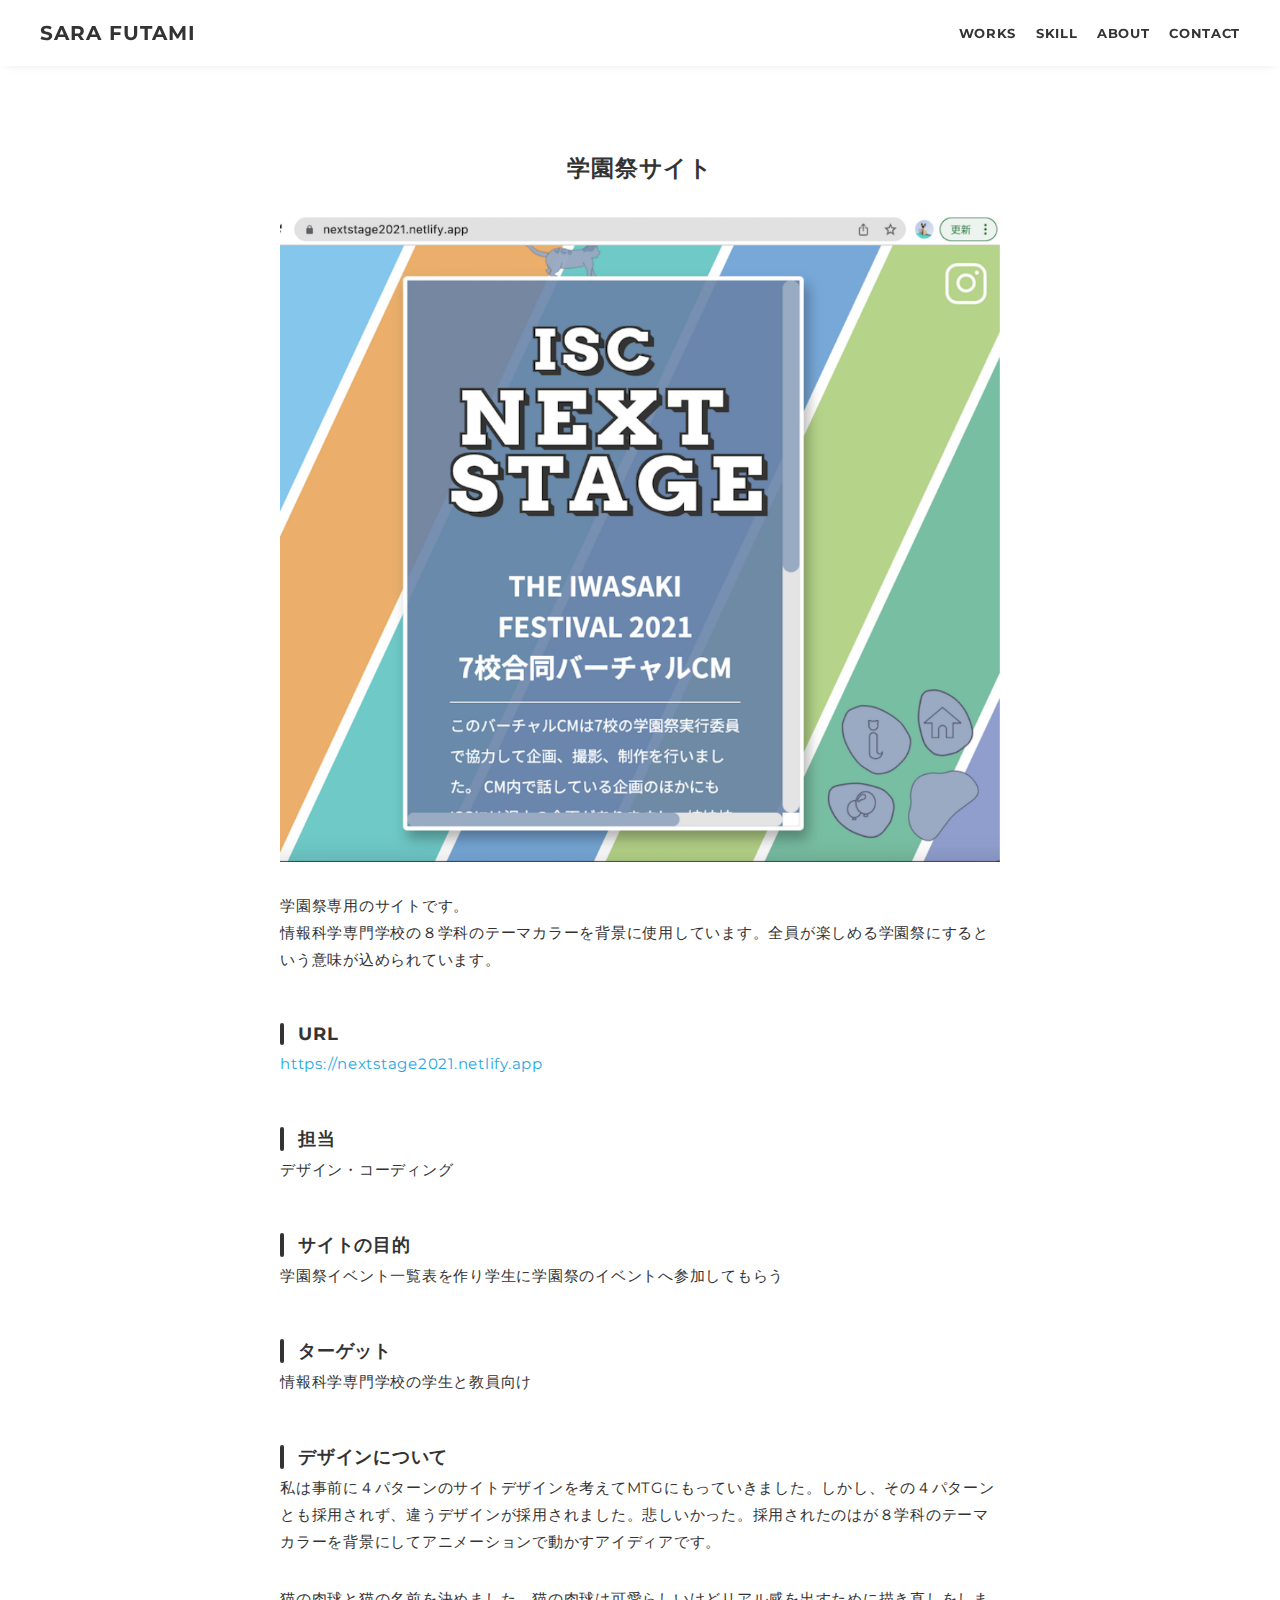
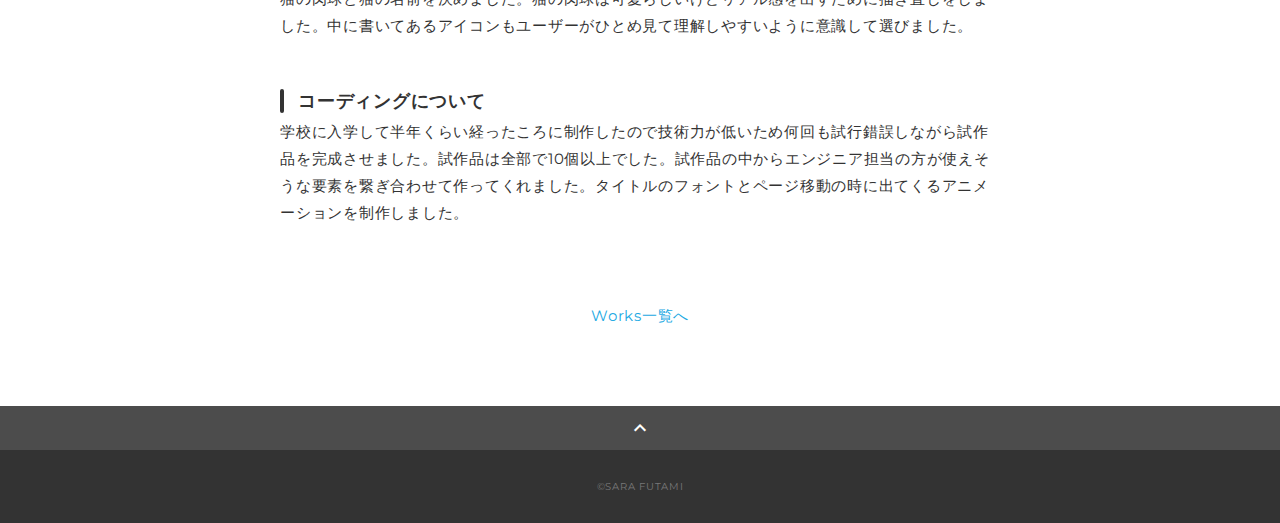
<file: works.html>
<!DOCTYPE html>
<html>
<head>
  <meta charset="utf-8">
  <meta name="viewport" content="width=device-width,initial-scale=1.0,user-scalable=no">
  <meta property='og:type' content='website'>
  <meta property='og:title' content='SARA FUTAMI ポートフォリオ'>
  <meta property='og:url' content='URLが入る'>
  <meta property='og:description' content='SARA FUTAMIのポートフォリオサイトです。'>
  <meta property="og:image" content="img/ogp.png">
  <meta name="description" content="SARA FUTAMIのポートフォリオサイトです" />
  <title>SARA FUTMAI ポートフォリオ</title>
  <link rel="preconnect" href="https://fonts.gstatic.com">
  <link href="https://fonts.googleapis.com/css2?family=Montserrat:wght@400;700&display=swap" rel="stylesheet">
  <link href="https://fonts.googleapis.com/css?family=Material+Icons+Outlined" rel="stylesheet">
  <link href="css/ress.css" media="all" rel="stylesheet" type="text/css" />
  <link href="css/style.css" media="all" rel="stylesheet" type="text/css" />
  <link rel="shortcut icon" href="img/favicon.ico" />
  <link rel=”canonical” href=”URLが入る” />
</head>

<body>
  <div class="wrapper">

    <!-- header -->
    <header class="header ">
      <div class="container">
        <h1 class="header-logo">
          <a href="index.html">SARA FUTAMI</a>
        </h1>
        <nav class="gnav">
          <ul class="gnav-list">
            <li class="gnav-item"><a href="index.html#works">WORKS</a></li>
            <li class="gnav-item"><a href="index.html#skill">SKILL</a></li>
            <li class="gnav-item"><a href="index.html#about">ABOUT</a></li>
            <li class="gnav-item"><a href="index.html#contact">CONTACT</a></li>
          </ul>
        </nav>
      </div>
    </header>
    <!-- /header -->

    <main class="content">

      <article class="article">
        <div class="article-container">
          <h2 class="article-title">学園祭サイト</h2>
          <div class="article-body">
            <p>
              <img src="img/works-gakuen2.png" alt="">
            </p>
            <p>学園祭専用のサイトです。<br>情報科学専門学校の８学科のテーマカラーを背景に使用しています。全員が楽しめる学園祭にするという意味が込められています。
            </p>
            <h3>URL</h3>
            <p><a href="https://nextstage2021.netlify.app" target="_blank" rel="noopener">https://nextstage2021.netlify.app</a></p>
            <h3>担当</h3>
            <p>デザイン・コーディング</p>
            <h3>サイトの目的</h3>
            <p>学園祭イベント一覧表を作り学生に学園祭のイベントへ参加してもらう</p>
            <h3>ターゲット</h3>
            <p>情報科学専門学校の学生と教員向け</p>
            <h3>デザインについて</h3>
            <p>
              私は事前に４パターンのサイトデザインを考えてMTGにもっていきました。しかし、その４パターンとも採用されず、違うデザインが採用されました。悲しいかった。採用されたのはが８学科のテーマカラーを背景にしてアニメーションで動かすアイディアです。
            </p>
            <p>
              猫の肉球と猫の名前を決めました。猫の肉球は可愛らしいけどリアル感を出すために描き直しをしました。中に書いてあるアイコンもユーザーがひとめ見て理解しやすいように意識して選びました。
            </p>
            <h3>コーディングについて</h3>
            <p>
              学校に入学して半年くらい経ったころに制作したので技術力が低いため何回も試行錯誤しながら試作品を完成させました。試作品は全部で10個以上でした。試作品の中からエンジニア担当の方が使えそうな要素を繋ぎ合わせて作ってくれました。タイトルのフォントとページ移動の時に出てくるアニメーションを制作しました。
            </p>
          </div>
          <div class="home-link">
            <a href="index.html#works">Works一覧へ</a>
          </div>
        </div>
      </article>

      <div class="page-top" id="js-page-top">
        <span class="material-icons-outlined">expand_less</span>
      </div>
    </main>

    <!-- footer -->
    <footer class="footer">
      <div class="copyright">&copy;SARA  FUTAMI</div>
    </footer>
    <!-- /footer -->

  </div>
  <script src="https://ajax.googleapis.com/ajax/libs/jquery/3.5.1/jquery.min.js"></script>
  <script type='text/javascript' src="js/script.js"></script>
</body>
</html>
</file>
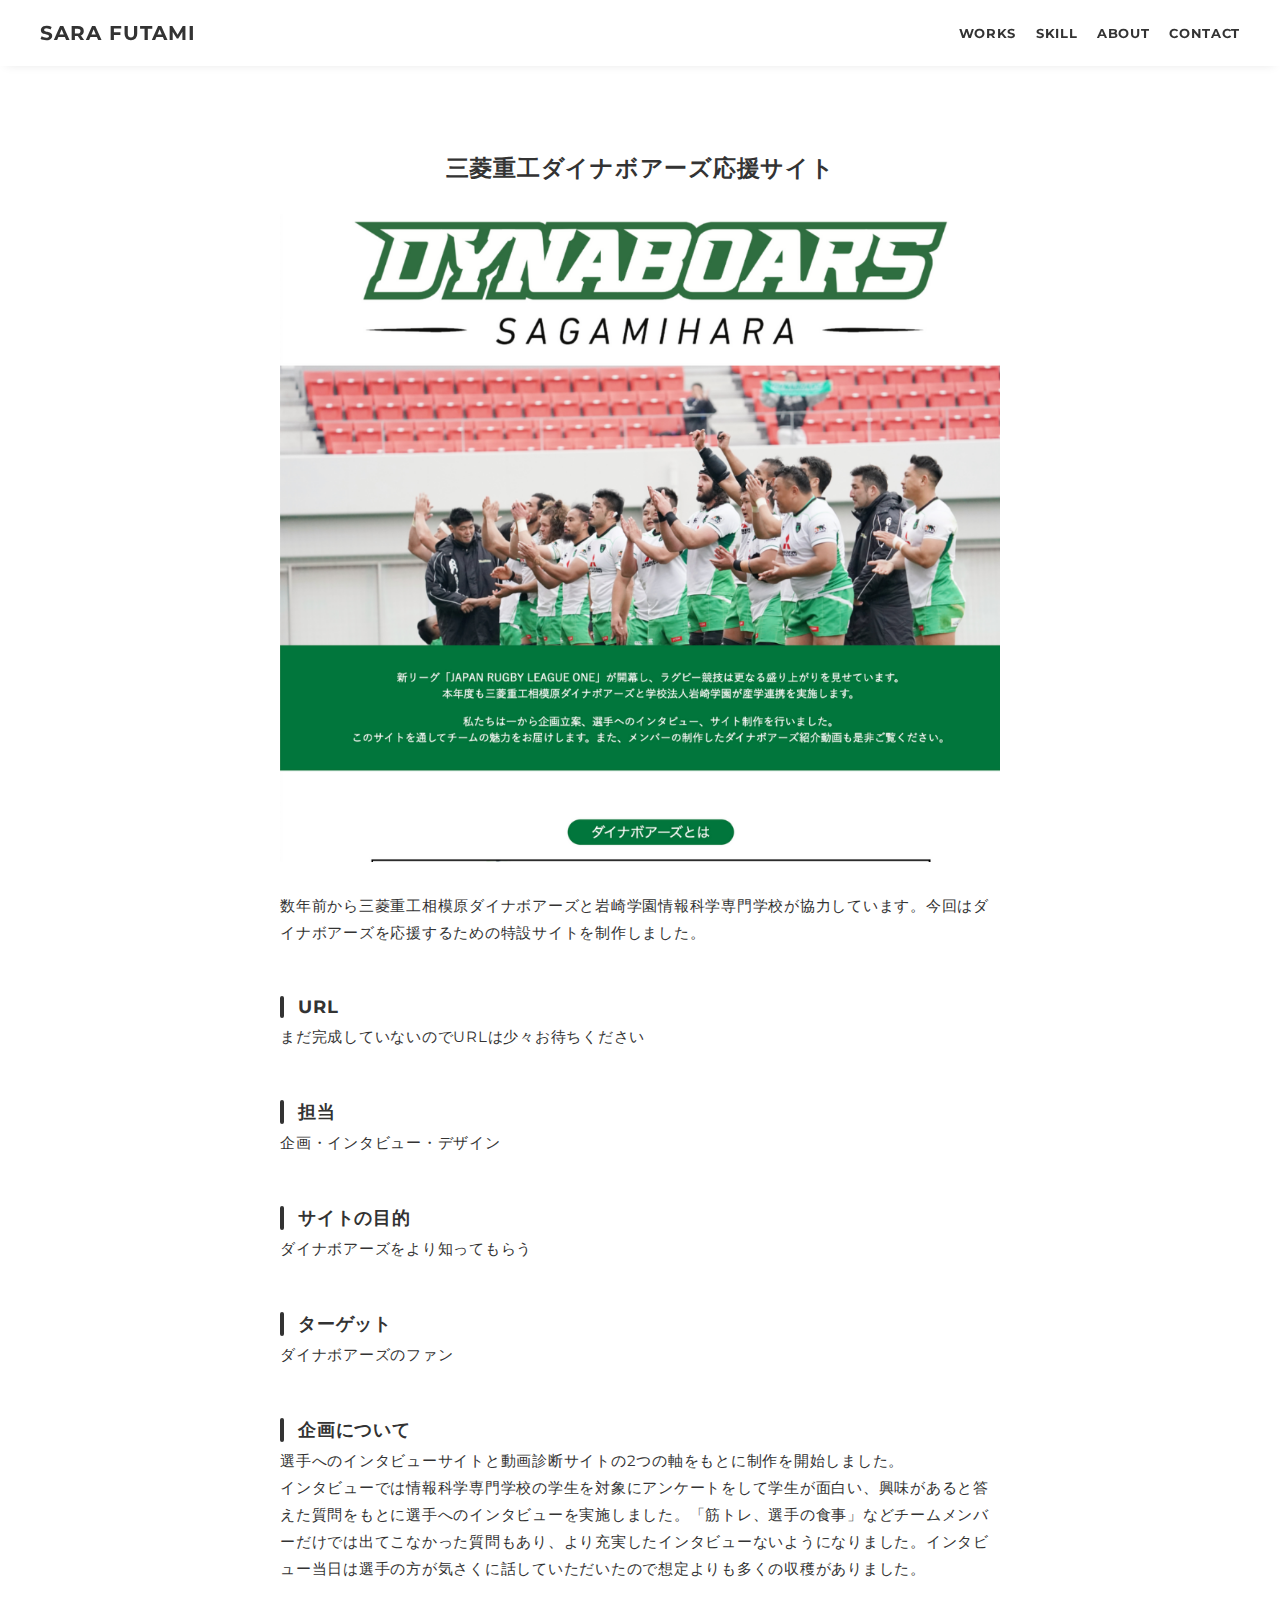
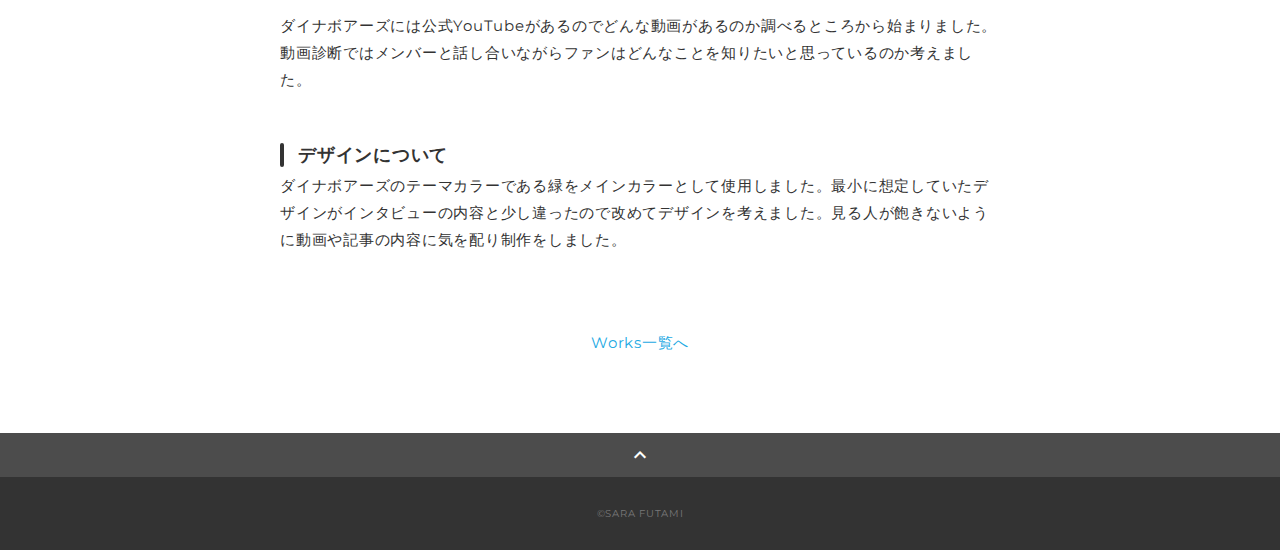
<file: works2.html>
<!DOCTYPE html>
<html>
<head>
  <meta charset="utf-8">
  <meta name="viewport" content="width=device-width,initial-scale=1.0,user-scalable=no">
  <meta property='og:type' content='website'>
  <meta property='og:title' content='WebデザイナーTARO YAMADA ポートフォリオ'>
  <meta property='og:url' content='URLが入る'>
  <meta property='og:description' content='TARO YAMADAのポートフォリオサイトです。'>
  <meta property="og:image" content="img/ogp.png">
  <meta name="description" content="TARO YAMADAのポートフォリオサイトです" />
  <title>SARA  FUTAMI ポートフォリオ</title>
  <link rel="preconnect" href="https://fonts.gstatic.com">
  <link href="https://fonts.googleapis.com/css2?family=Montserrat:wght@400;700&display=swap" rel="stylesheet">
  <link href="https://fonts.googleapis.com/css?family=Material+Icons+Outlined" rel="stylesheet">
  <link href="css/ress.css" media="all" rel="stylesheet" type="text/css" />
  <link href="css/style.css" media="all" rel="stylesheet" type="text/css" />
  <link rel="shortcut icon" href="img/favicon.ico" >
  <link rel=”canonical” href=””>
</head>

<body>
  <div class="wrapper">

    <!-- header -->
    <header class="header ">
      <div class="container">
        <h1 class="header-logo">
          <a href="index.html">SARA  FUTAMI</a>
        </h1>
        <nav class="gnav">
          <ul class="gnav-list">
            <li class="gnav-item"><a href="index.html#works">WORKS</a></li>
            <li class="gnav-item"><a href="index.html#skill">SKILL</a></li>
            <li class="gnav-item"><a href="index.html#about">ABOUT</a></li>
            <li class="gnav-item"><a href="index.html#contact">CONTACT</a></li>
          </ul>
        </nav>
      </div>
    </header>
    <!-- /header -->

    <main class="content">

      <article class="article">
        <div class="article-container">
          <h2 class="article-title">三菱重工ダイナボアーズ応援サイト</h2>
          <div class="article-body">
            <p>
              <img src="img/works-dynaboars2.png" alt="">
            </p>
            <p>
             数年前から三菱重工相模原ダイナボアーズと岩崎学園情報科学専門学校が協力しています。今回はダイナボアーズを応援するための特設サイトを制作しました。
            </p>
            <h3>URL</h3>
            <p>まだ完成していないのでURLは少々お待ちください</p>
            <h3>担当</h3>
            <p>企画・インタビュー・デザイン</p>
            <h3>サイトの目的</h3>
            <p>ダイナボアーズをより知ってもらう</p>
            <h3>ターゲット</h3>
            <p>ダイナボアーズのファン</p>
            <h3>企画について</h3>
            <p>
              選手へのインタビューサイトと動画診断サイトの2つの軸をもとに制作を開始しました。<br>インタビューでは情報科学専門学校の学生を対象にアンケートをして学生が面白い、興味があると答えた質問をもとに選手へのインタビューを実施しました。「筋トレ、選手の食事」などチームメンバーだけでは出てこなかった質問もあり、より充実したインタビューないようになりました。インタビュー当日は選手の方が気さくに話していただいたので想定よりも多くの収穫がありました。
            </p>
            <p>
             ダイナボアーズには公式YouTubeがあるのでどんな動画があるのか調べるところから始まりました。動画診断ではメンバーと話し合いながらファンはどんなことを知りたいと思っているのか考えました。
            </p>
            <h3>デザインについて</h3>
            <p>
              ダイナボアーズのテーマカラーである緑をメインカラーとして使用しました。最小に想定していたデザインがインタビューの内容と少し違ったので改めてデザインを考えました。見る人が飽きないように動画や記事の内容に気を配り制作をしました。
            </p>
          </div>
          <div class="home-link">
            <a href="index.html#works">Works一覧へ</a>
          </div>
        </div>
      </article>

      <div class="page-top" id="js-page-top">
        <span class="material-icons-outlined">expand_less</span>
      </div>
    </main>

    <!-- footer -->
    <footer class="footer">
      <div class="copyright">&copy;SARA FUTAMI</div>
    </footer>
    <!-- /footer -->

  </div>
  <script src="https://ajax.googleapis.com/ajax/libs/jquery/3.5.1/jquery.min.js"></script>
  <script type='text/javascript' src="js/script.js"></script>
</body>
</html>
</file>
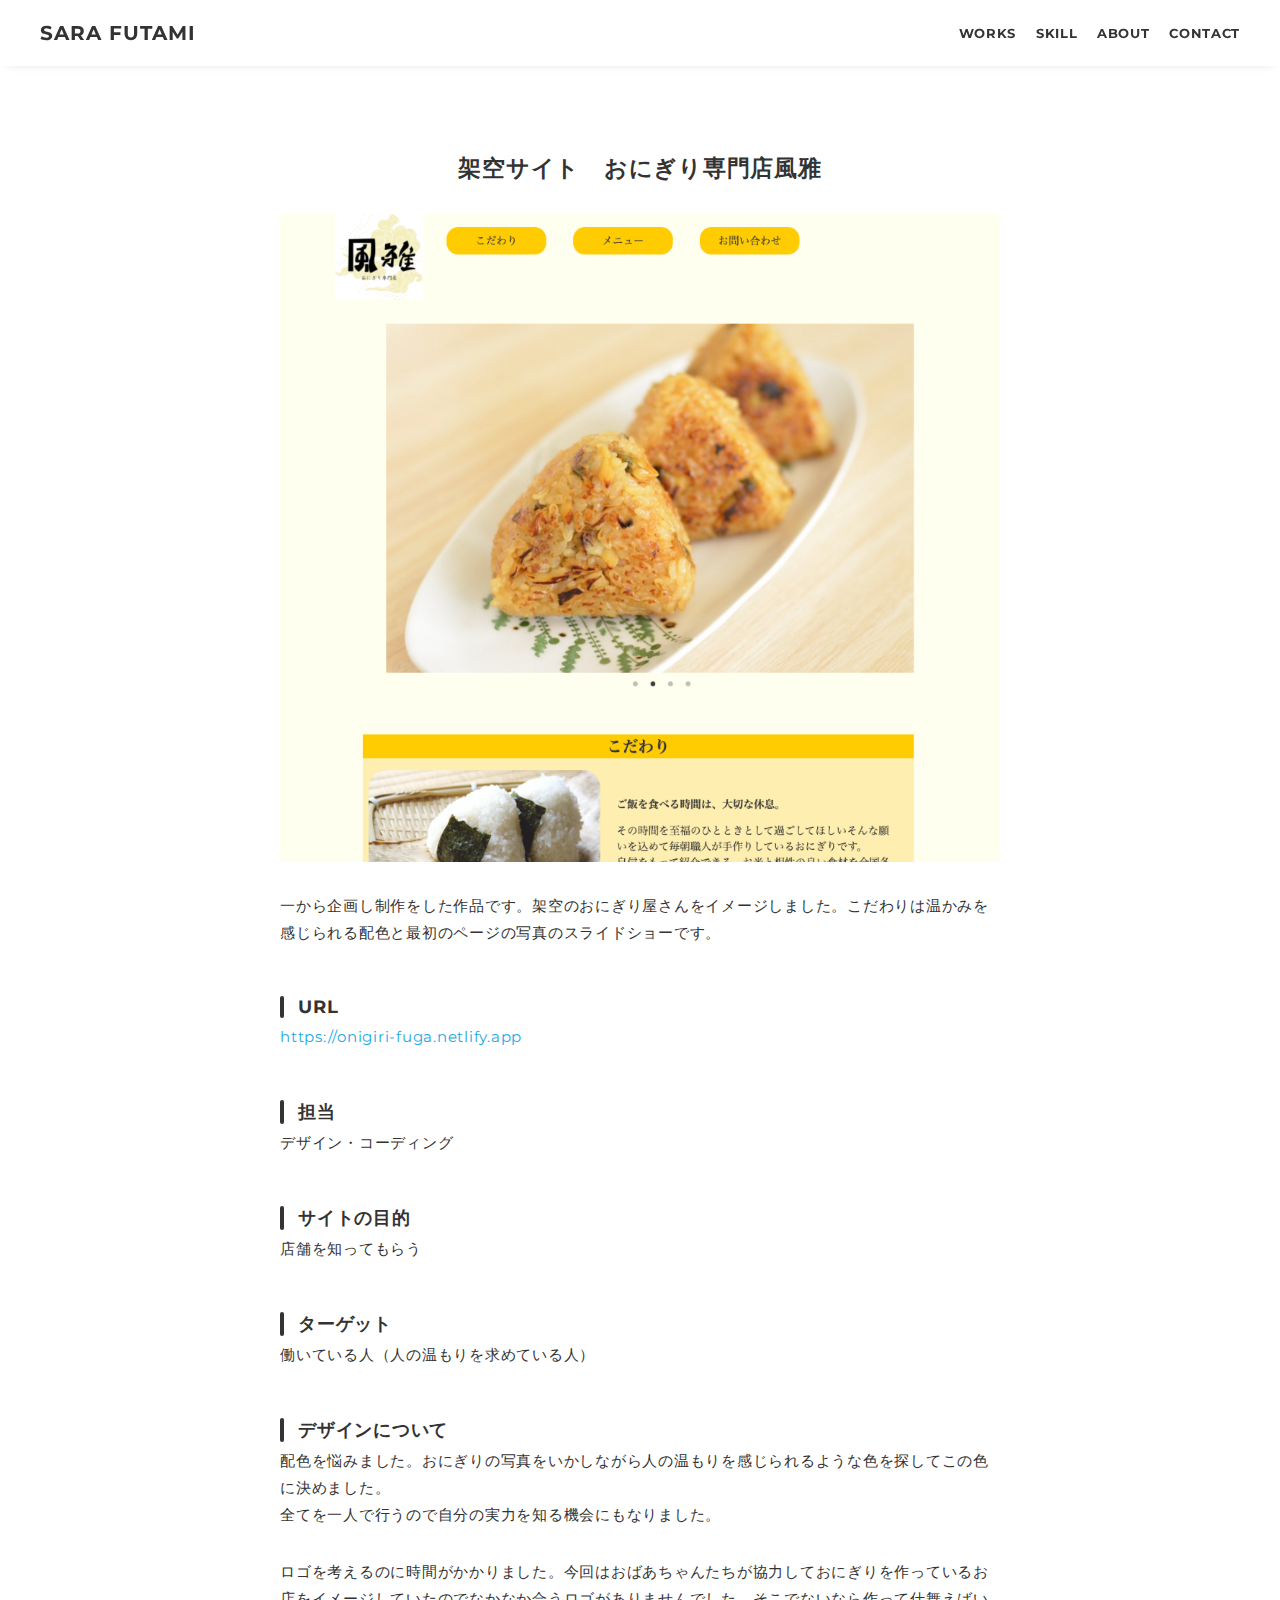
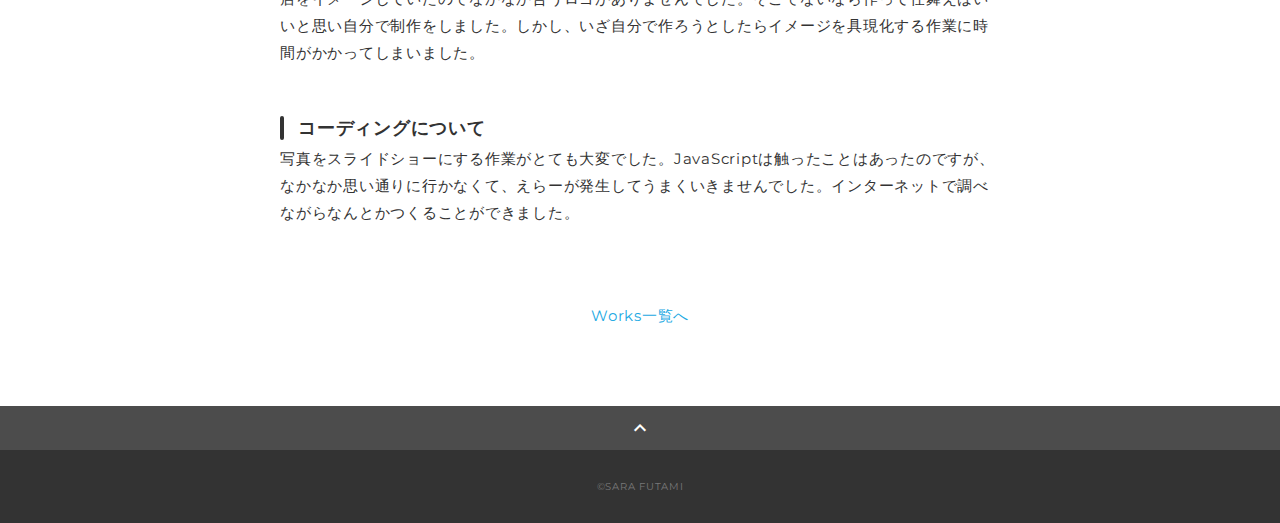
<file: works3.html>
<!DOCTYPE html>
<html>
<head>
  <meta charset="utf-8">
  <meta name="viewport" content="width=device-width,initial-scale=1.0,user-scalable=no">
  <meta property='og:type' content='website'>
  <meta property='og:title' content='SARA FUTAMI ポートフォリオ'>
  <meta property='og:url' content='URLが入る'>
  <meta property='og:description' content='SARA FUTAMIのポートフォリオサイトです。'>
  <meta property="og:image" content="img/ogp.png">
  <meta name="description" content="SARA FUTAMIのポートフォリオサイトです" >
  <title>SARA FUTAMI ポートフォリオ</title>
  <link rel="preconnect" href="https://fonts.gstatic.com">
  <link href="https://fonts.googleapis.com/css2?family=Montserrat:wght@400;700&display=swap" rel="stylesheet">
  <link href="https://fonts.googleapis.com/css?family=Material+Icons+Outlined" rel="stylesheet">
  <link href="css/ress.css" media="all" rel="stylesheet" type="text/css">
  <link href="css/style.css" media="all" rel="stylesheet" type="text/css">
  <link rel="shortcut icon" href="img/favicon.ico">
  <link rel=”canonical” href=”https://onigiri-fuga.netlify.app”>
</head>

<body>
  <div class="wrapper">

    <!-- header -->
    <header class="header ">
      <div class="container">
        <h1 class="header-logo">
          <a href="index.html">SARA FUTAMI</a>
        </h1>
        <nav class="gnav">
          <ul class="gnav-list">
            <li class="gnav-item"><a href="index.html#works">WORKS</a></li>
            <li class="gnav-item"><a href="index.html#skill">SKILL</a></li>
            <li class="gnav-item"><a href="index.html#about">ABOUT</a></li>
            <li class="gnav-item"><a href="index.html#contact">CONTACT</a></li>
          </ul>
        </nav>
      </div>
    </header>
    <!-- /header -->

    <main class="content">

      <article class="article">
        <div class="article-container">
          <h2 class="article-title">架空サイト　おにぎり専門店風雅</h2>
          <div class="article-body">
            <p>
              <img src="img/works-onigiri2.png" alt="">
            </p>
            <p>
              一から企画し制作をした作品です。架空のおにぎり屋さんをイメージしました。こだわりは温かみを感じられる配色と最初のページの写真のスライドショーです。
            </p>
            <h3>URL</h3>
            <p><a href="https://onigiri-fuga.netlify.app" target="_blank" rel="noopener">https://onigiri-fuga.netlify.app</a></p>
            <h3>担当</h3>
            <p>デザイン・コーディング</p>
            <h3>サイトの目的</h3>
            <p>店舗を知ってもらう</p>
            <h3>ターゲット</h3>
            <p>働いている人（人の温もりを求めている人）</p>
            <h3>デザインについて</h3>
            <p>
              配色を悩みました。おにぎりの写真をいかしながら人の温もりを感じられるような色を探してこの色に決めました。<br>全てを一人で行うので自分の実力を知る機会にもなりました。
            </p>
            <p>
             ロゴを考えるのに時間がかかりました。今回はおばあちゃんたちが協力しておにぎりを作っているお店をイメージしていたのでなかなか合うロゴがありませんでした。そこでないなら作って仕舞えばいいと思い自分で制作をしました。しかし、いざ自分で作ろうとしたらイメージを具現化する作業に時間がかかってしまいました。
            </p>
            <h3>コーディングについて</h3>
            <p>
              写真をスライドショーにする作業がとても大変でした。JavaScriptは触ったことはあったのですが、なかなか思い通りに行かなくて、えらーが発生してうまくいきませんでした。インターネットで調べながらなんとかつくることができました。
            </p>
          </div>
          <div class="home-link">
            <a href="index.html#works">Works一覧へ</a>
          </div>
        </div>
      </article>

      <div class="page-top" id="js-page-top">
        <span class="material-icons-outlined">expand_less</span>
      </div>
    </main>

    <!-- footer -->
    <footer class="footer">
      <div class="copyright">&copy;SARA FUTAMI</div>
    </footer>
    <!-- /footer -->

  </div>
  <script src="https://ajax.googleapis.com/ajax/libs/jquery/3.5.1/jquery.min.js"></script>
  <script type='text/javascript' src="js/script.js"></script>
</body>
</html>
</file>
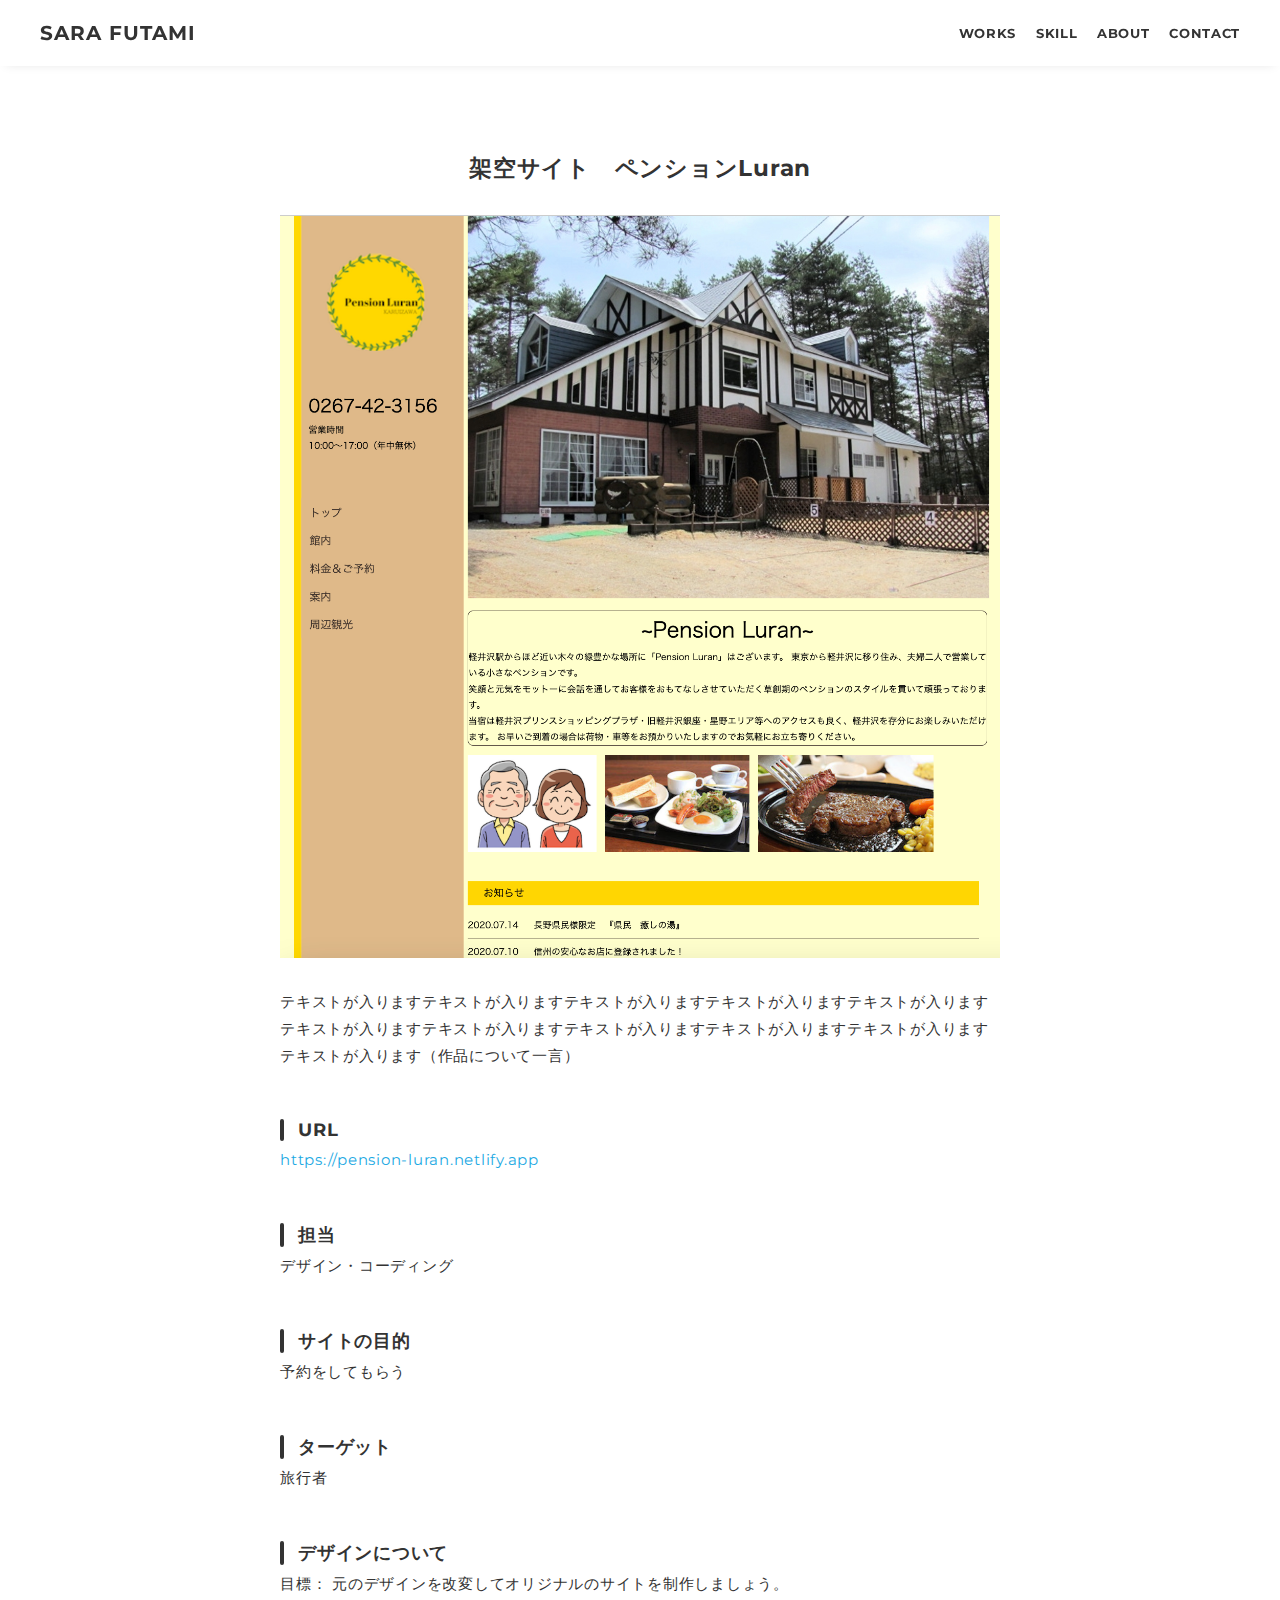
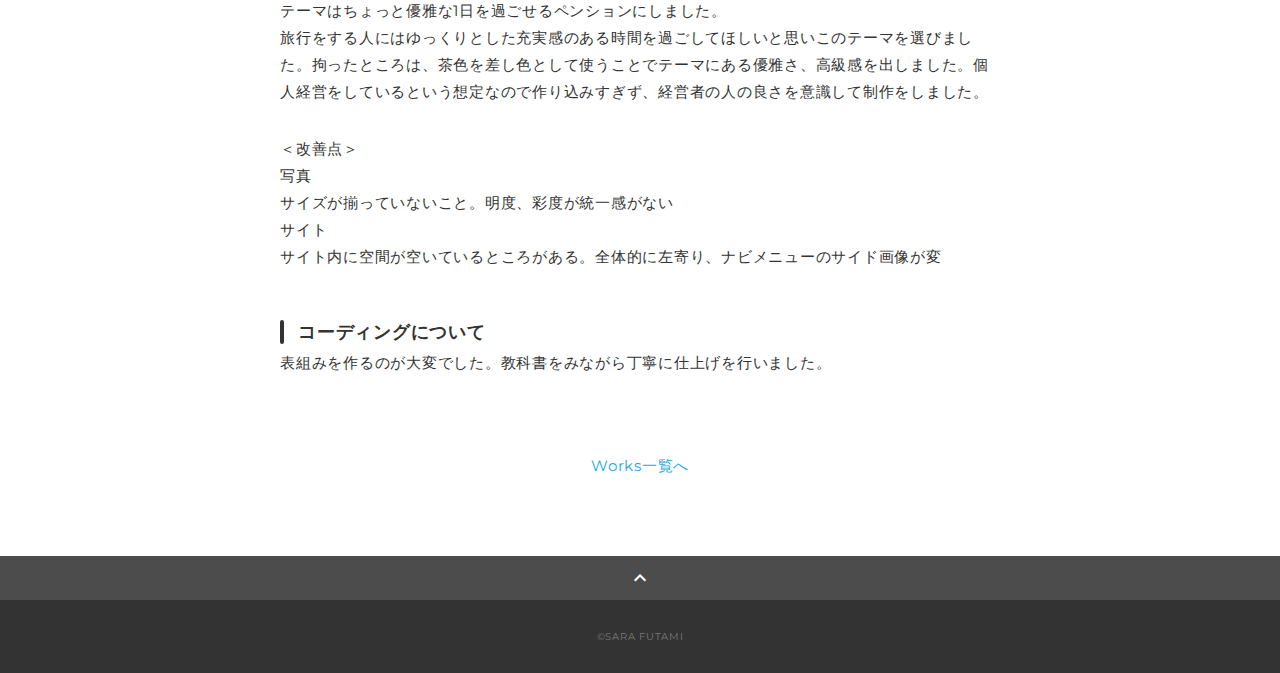
<file: works4.html>
<!DOCTYPE html>
<html>
<head>
  <meta charset="utf-8">
  <meta name="viewport" content="width=device-width,initial-scale=1.0,user-scalable=no">
  <meta property='og:type' content='website'>
  <meta property='og:title' content='SARA FUTAMIポートフォリオ'>
  <meta property='og:url' content='URLが入る'>
  <meta property='og:description' content='SARA FUTAMIのポートフォリオサイトです。'>
  <meta property="og:image" content="img/ogp.png">
  <meta name="description" content="SARA FUTAMIのポートフォリオサイトです" />
  <title>SARA FUTAMI ポートフォリオ</title>
  <link rel="preconnect" href="https://fonts.gstatic.com">
  <link href="https://fonts.googleapis.com/css2?family=Montserrat:wght@400;700&display=swap" rel="stylesheet">
  <link href="https://fonts.googleapis.com/css?family=Material+Icons+Outlined" rel="stylesheet">
  <link href="css/ress.css" media="all" rel="stylesheet" type="text/css">
  <link href="css/style.css" media="all" rel="stylesheet" type="text/css">
  <link rel="shortcut icon" href="img/favicon.ico">
  <link rel=”canonical” href="https://pension-luran.netlify.app"”>
</head>

<body>
  <div class="wrapper">

    <!-- header -->
    <header class="header ">
      <div class="container">
        <h1 class="header-logo">
          <a href="index.html">SARA FUTAMI</a>
        </h1>
        <nav class="gnav">
          <ul class="gnav-list">
            <li class="gnav-item"><a href="index.html#works">WORKS</a></li>
            <li class="gnav-item"><a href="index.html#skill">SKILL</a></li>
            <li class="gnav-item"><a href="index.html#about">ABOUT</a></li>
            <li class="gnav-item"><a href="index.html#contact">CONTACT</a></li>
          </ul>
        </nav>
      </div>
    </header>
    <!-- /header -->

    <main class="content">

      <article class="article">
        <div class="article-container">
          <h2 class="article-title">架空サイト　ペンションLuran</h2>
          <div class="article-body">
            <p>
              <img src="img/works-pension2.png" alt="ペンション">
            </p>
            <p>
              テキストが入りますテキストが入りますテキストが入りますテキストが入りますテキストが入りますテキストが入りますテキストが入りますテキストが入りますテキストが入りますテキストが入りますテキストが入ります（作品について一言）
            </p>
            <h3>URL</h3>
            <p><a href="https://pension-luran.netlify.app" target="_blank" rel="noopener">https://pension-luran.netlify.app</a></p>
            <h3>担当</h3>
            <p>デザイン・コーディング</p>
            <h3>サイトの目的</h3>
            <p>予約をしてもらう</p>
            <h3>ターゲット</h3>
            <p>旅行者</p>
            <h3>デザインについて</h3>
            <p>
             目標： 元のデザインを改変してオリジナルのサイトを制作しましょう。<br>テーマはちょっと優雅な1日を過ごせるペンションにしました。<br>旅行をする人にはゆっくりとした充実感のある時間を過ごしてほしいと思いこのテーマを選びました。拘ったところは、茶色を差し色として使うことでテーマにある優雅さ、高級感を出しました。個人経営をしているという想定なので作り込みすぎず、経営者の人の良さを意識して制作をしました。
            </p>
            <p>
             ＜改善点＞<br>写真<br>サイズが揃っていないこと。明度、彩度が統一感がない<br>サイト<br>サイト内に空間が空いているところがある。全体的に左寄り、ナビメニューのサイド画像が変
            </p>
            <h3>コーディングについて</h3>
            <p>
              表組みを作るのが大変でした。教科書をみながら丁寧に仕上げを行いました。
            </p>
          </div>
          <div class="home-link">
            <a href="index.html#works">Works一覧へ</a>
          </div>
        </div>
      </article>

      <div class="page-top" id="js-page-top">
        <span class="material-icons-outlined">expand_less</span>
      </div>
    </main>

    <!-- footer -->
    <footer class="footer">
      <div class="copyright">&copy;SARA FUTAMI</div>
    </footer>
    <!-- /footer -->

  </div>
  <script src="https://ajax.googleapis.com/ajax/libs/jquery/3.5.1/jquery.min.js"></script>
  <script type='text/javascript' src="js/script.js"></script>
</body>
</html>
</file>
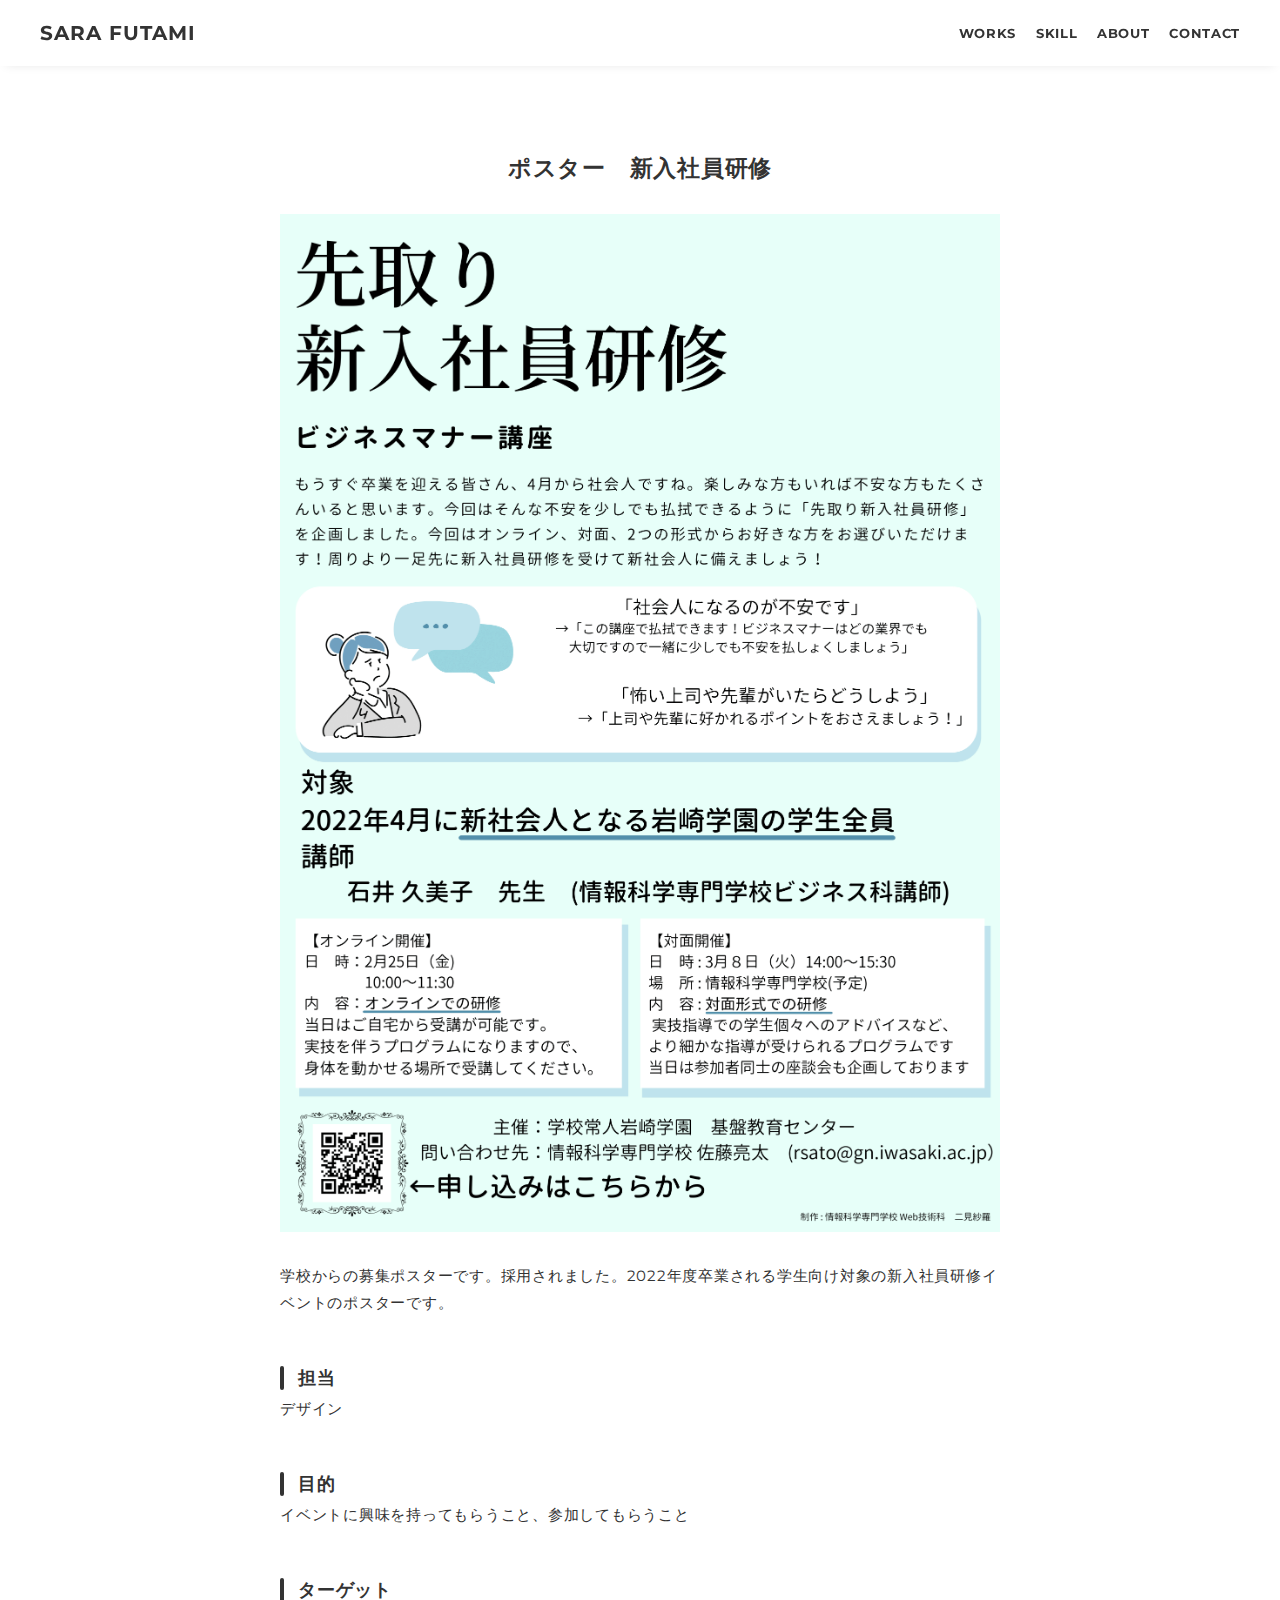
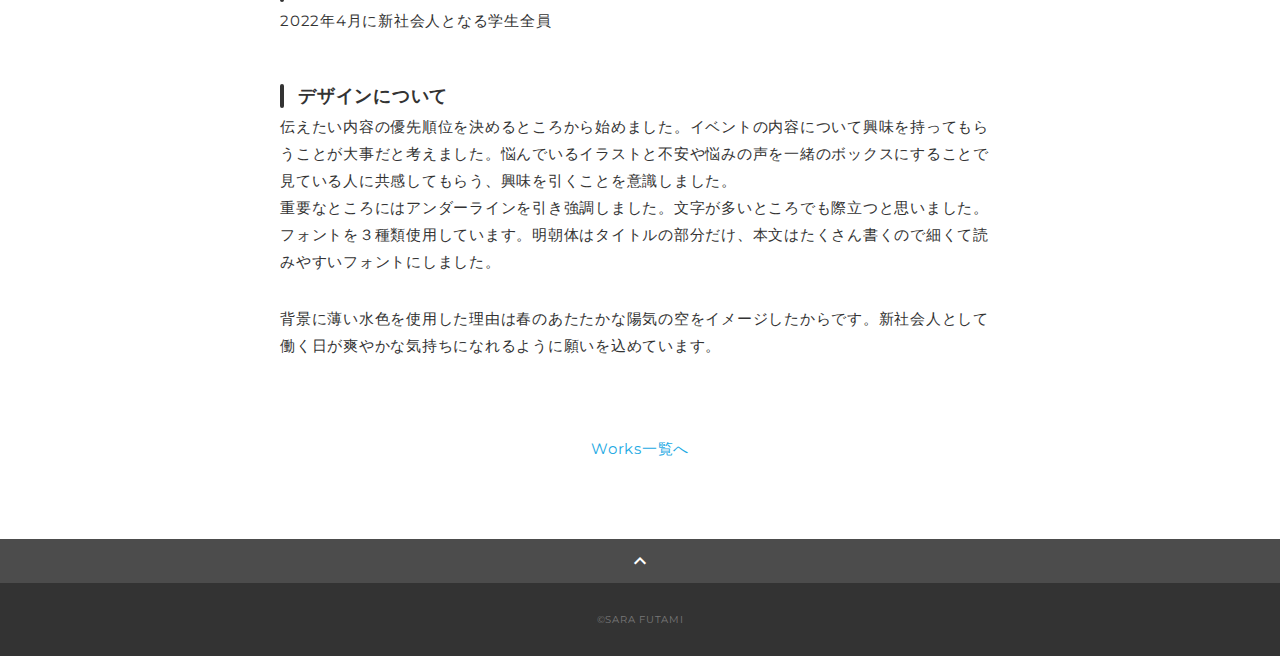
<file: works5.html>
<!DOCTYPE html>
<html>
<head>
  <meta charset="utf-8">
  <meta name="viewport" content="width=device-width,initial-scale=1.0,user-scalable=no">
  <meta property='og:type' content='website'>
  <meta property='og:title' content='SARA FUTAMI ポートフォリオ'>
  <meta property='og:url' content='URLが入る'>
  <meta property='og:description' content='SARA FUTAMIのポートフォリオサイトです。'>
  <meta property="og:image" content="img/ogp.png">
  <meta name="description" content="SARA FUTAMIのポートフォリオサイトです" >
  <title>SARA FUTAMI ポートフォリオ</title>
  <link rel="preconnect" href="https://fonts.gstatic.com">
  <link href="https://fonts.googleapis.com/css2?family=Montserrat:wght@400;700&display=swap" rel="stylesheet">
  <link href="https://fonts.googleapis.com/css?family=Material+Icons+Outlined" rel="stylesheet">
  <link href="css/ress.css" media="all" rel="stylesheet" type="text/css" >
  <link href="css/style.css" media="all" rel="stylesheet" type="text/css" >
  <link rel="shortcut icon" href="img/favicon.ico" >
  <link rel=”canonical” href=”URLが入る” >
</head>

<body>
  <div class="wrapper">

    <!-- header -->
    <header class="header ">
      <div class="container">
        <h1 class="header-logo">
          <a href="index.html">SARA FUTAMI</a>
        </h1>
        <nav class="gnav">
          <ul class="gnav-list">
            <li class="gnav-item"><a href="index.html #works">WORKS</a></li>
            <li class="gnav-item"><a href="index.html #skill">SKILL</a></li>
            <li class="gnav-item"><a href="index.html #about">ABOUT</a></li>
            <li class="gnav-item"><a href="index.html #contact">CONTACT</a></li>
          </ul>
        </nav>
      </div>
    </header>
    <!-- /header -->

    <main class="content">

      <article class="article">
        <div class="article-container">
          <h2 class="article-title">ポスター　新入社員研修</h2>
          <div class="article-body">
            <p>
              <img src="img/works-poster.png" alt="">
            </p>
            <p>
              学校からの募集ポスターです。採用されました。2022年度卒業される学生向け対象の新入社員研修イベントのポスターです。
            </p>
            <h3>担当</h3>
            <p>デザイン</p>
            <h3>目的</h3>
            <p>イベントに興味を持ってもらうこと、参加してもらうこと</p>
            <h3>ターゲット</h3>
            <p>2022年4月に新社会人となる学生全員</p>
            <h3>デザインについて</h3>
            <p>
              伝えたい内容の優先順位を決めるところから始めました。イベントの内容について興味を持ってもらうことが大事だと考えました。悩んでいるイラストと不安や悩みの声を一緒のボックスにすることで見ている人に共感してもらう、興味を引くことを意識しました。<br>重要なところにはアンダーラインを引き強調しました。文字が多いところでも際立つと思いました。<br>フォントを３種類使用しています。明朝体はタイトルの部分だけ、本文はたくさん書くので細くて読みやすいフォントにしました。
            </p>
            <p>
            背景に薄い水色を使用した理由は春のあたたかな陽気の空をイメージしたからです。新社会人として働く日が爽やかな気持ちになれるように願いを込めています。
            </p>
          </div>
          <div class="home-link">
            <a href="index.html/#works">Works一覧へ</a>
          </div>
        </div>
      </article>

      <div class="page-top" id="js-page-top">
        <span class="material-icons-outlined">expand_less</span>
      </div>
    </main>

    <!-- footer -->
    <footer class="footer">
      <div class="copyright">&copy;SARA FUTAMI</div>
    </footer>
    <!-- /footer -->

  </div>
  <script src="https://ajax.googleapis.com/ajax/libs/jquery/3.5.1/jquery.min.js"></script>
  <script type='text/javascript' src="js/script.js"></script>
</body>
</html>
</file>
<file: css/ress.css>
/*!
 * ress.css • v3.0.1
 * MIT License
 * github.com/filipelinhares/ress
 */

/* # =================================================================
   # Global selectors
   # ================================================================= */

html {
  box-sizing: border-box;
  word-break: normal;
  -moz-tab-size: 4;
  tab-size: 4;

  -webkit-text-size-adjust: 100%; /* Prevent adjustments of font size after orientation changes in iOS */
}

*,
::before,
::after {
  box-sizing: inherit;
  background-repeat: no-repeat; /* Set `background-repeat: no-repeat` to all elements and pseudo elements */
}

::before,
::after {
  vertical-align: inherit;
  text-decoration: inherit; /* Inherit text-decoration and vertical align to ::before and ::after pseudo elements */
}

* {
  margin: 0;
  padding: 0; /* Reset `padding` and `margin` of all elements */
}

/* # =================================================================
   # General elements
   # ================================================================= */

hr {
  overflow: visible; /* Show the overflow in Edge and IE */
  height: 0; /* Add the correct box sizing in Firefox */
}

details,
main {
  display: block; /* Render the `main` element consistently in IE. */
}

summary {
  display: list-item; /* Add the correct display in all browsers */
}

small {
  font-size: 80%; /* Set font-size to 80% in `small` elements */
}

[hidden] {
  display: none; /* Add the correct display in IE */
}

abbr[title] {
  /* Add the correct text decoration in Chrome, Edge, IE, Opera, and Safari */
  text-decoration: underline;
  text-decoration: underline dotted;
  border-bottom: none; /* Remove the bottom border in Chrome 57 */
}

a {
  background-color: transparent; /* Remove the gray background on active links in IE 10 */
}

a:active,
a:hover {
  outline-width: 0; /* Remove the outline when hovering in all browsers */
}

code,
kbd,
pre,
samp {
  font-family: monospace, monospace; /* Specify the font family of code elements */
}

pre {
  font-size: 1em; /* Correct the odd `em` font sizing in all browsers */
}

b,
strong {
  font-weight: bolder; /* Add the correct font weight in Chrome, Edge, and Safari */
}

/* https://gist.github.com/unruthless/413930 */
sub,
sup {
  position: relative;
  font-size: 75%;
  line-height: 0;
  vertical-align: baseline;
}

sub {
  bottom: -.25em;
}

sup {
  top: -.5em;
}

/* # =================================================================
   # Forms
   # ================================================================= */

input {
  border-radius: 0;
}

/* Replace pointer cursor in disabled elements */
[disabled] {
  cursor: default;
}

[type="number"]::-webkit-container-spin-button,
[type="number"]::-webkit-outer-spin-button {
  height: auto; /* Correct the cursor style of increment and decrement buttons in Chrome */
}

[type="search"] {
  outline-offset: -2px; /* Correct the outline style in Safari */

  -webkit-appearance: textfield; /* Correct the odd appearance in Chrome and Safari */
}

[type="search"]::-webkit-search-decoration {
  -webkit-appearance: none; /* Remove the container padding in Chrome and Safari on macOS */
}

textarea {
  overflow: auto; /* Internet Explorer 11+ */
  resize: vertical; /* Specify textarea resizability */
}

button,
input,
optgroup,
select,
textarea {
  font: inherit; /* Specify font inheritance of form elements */
}

optgroup {
  font-weight: bold; /* Restore the font weight unset by the previous rule */
}

button {
  overflow: visible; /* Address `overflow` set to `hidden` in IE 8/9/10/11 */
}

button,
select {
  text-transform: none; /* Firefox 40+, Internet Explorer 11- */
}

/* Apply cursor pointer to button elements */
button,
[type="button"],
[type="reset"],
[type="submit"],
[role="button"] {
  cursor: pointer;
  color: inherit;
}

/* Remove container padding and border in Firefox 4+ */
button::-moz-focus-container,
[type="button"]::-moz-focus-container,
[type="reset"]::-moz-focus-container,
[type="submit"]::-moz-focus-container {
  padding: 0;
  border-style: none;
}

/* Replace focus style removed in the border reset above */
button:-moz-focusring,
[type="button"]::-moz-focus-container,
[type="reset"]::-moz-focus-container,
[type="submit"]::-moz-focus-container {
  outline: 1px dotted ButtonText;
}

button,
html [type="button"],
/* Prevent a WebKit bug where (2) destroys native `audio` and `video`controls in Android 4 */
[type="reset"],
[type="submit"] {
  -webkit-appearance: button; /* Correct the inability to style clickable types in iOS */
}

/* Remove the default button styling in all browsers */
button,
input,
select,
textarea {
  border-style: none;
  background-color: transparent;
}

/* Style select like a standard input */
select {
  -webkit-appearance: none; /* Chrome 41+ */
  -moz-appearance: none; /* Firefox 36+ */
}

select::-ms-expand {
  display: none; /* Internet Explorer 11+ */
}

select::-ms-value {
  color: currentColor; /* Internet Explorer 11+ */
}

legend {
  display: table; /* Correct the text wrapping in Edge and IE */
  max-width: 100%; /* Correct the text wrapping in Edge and IE */
  max-width: 100%; /* Correct the text wrapping in Edge 18- and IE */
  white-space: normal; /* Correct the text wrapping in Edge and IE */
  color: inherit; /* Correct the color inheritance from `fieldset` elements in IE */
  border: 0; /* Correct `color` not being inherited in IE 8/9/10/11 */
}

::-webkit-file-upload-button {
  font: inherit; /* Change font properties to `inherit` in Chrome and Safari */
  color: inherit;
  /* Correct the inability to style clickable types in iOS and Safari */

  -webkit-appearance: button;
}

/* # =================================================================
   # Specify media element style
   # ================================================================= */

img {
  border-style: none; /* Remove border when inside `a` element in IE 8/9/10 */
}

/* Add the correct vertical alignment in Chrome, Firefox, and Opera */
progress {
  vertical-align: baseline;
}

/* # =================================================================
   # Accessibility
   # ================================================================= */

/* Hide content from screens but not screenreaders */
@media screen {
  [hidden~="screen"] {
    display: inherit;
  }
  [hidden~="screen"]:not(:active):not(:focus):not(:target) {
    position: absolute !important;
    clip: rect(0 0 0 0) !important;
  }
}

/* Specify the progress cursor of updating elements */
[aria-busy="true"] {
  cursor: progress;
}

/* Specify the pointer cursor of trigger elements */
[aria-controls] {
  cursor: pointer;
}

/* Specify the unstyled cursor of disabled, not-editable, or otherwise inoperable elements */
[aria-disabled] {
  cursor: default;
}
</file>
<file: css/style.css>
body {
 font-family: "Montserrat","Helvetica Neue",Arial,"Hiragino Kaku Gothic ProN","Hiragino Sans",Meiryo,sans-serif;
  font-size: 15px;
  letter-spacing: .05em;
  color: #333;
}

a {
  transition: opacity .3s;
  text-decoration: none;
  color: #1ca9e3;
}

img {
  max-width: 100%;
  height: auto;
  vertical-align: bottom;
  border-style: none;
}



.pc-only {
  display: block;
}

.sp-only {
  display: none;
}

/*--------------------------------
 レイアウト
---------------------------------*/
.wrapper {
  padding-top: 73px;
}

.section {
  padding: 90px 0;
}

.section:nth-of-type(odd) {
  background-color: #eeeeee;
}

.container {
  max-width: 1340px;
  margin: 0 auto;
  padding: 0 40px;
}

/*--------------------------------
 見出し
---------------------------------*/
.title {
  font-size: 34px;
  font-weight: bold;
  line-height: 1;
  margin-bottom: 40px;
  text-align: center;
  letter-spacing: .05em;
  color: #333;
}

.lead {
  font-size: 16px;
  line-height: 1.8;
  margin-bottom: 30px;
}

/*--------------------------------
ヘッダー
---------------------------------*/
.header {
  position: fixed;
  top: 0;
  z-index: 1;
  width: 100%;
  background-color: #fff;
  box-shadow: 0 5px 10px -6px rgba(0,0,0,.1);
}

.header .container {
  display: flex;
  align-items: center;
  justify-content: space-between;
  padding: 20px 40px;
}

.header-logo {
  font-size: 20px;
  font-weight: bold;
  line-height: 1.2;
  margin-right: 20px;
  letter-spacing: .05em;
}

.header-logo a {
  color: #333;
}

.gnav-list {
  display: flex;
  justify-content: space-between;
  list-style: none;
}

.gnav-item:not(:last-child) {
  margin-right: 20px;
}

.gnav-item a {
  position: relative;
  font-size: 13px;
  font-weight: bold;
  display: inline-block;
  padding: 5px 0;
  transition: .3s;
  letter-spacing: .05em;
  color: #333;
}
.gnav-item a:after {
  position: absolute;
  bottom: 0;
  left: 50%;
  width: 0;
  height: 3px;
  content: "";
  transition: .3s;
  -webkit-transform: translateX(-50%);
  transform: translateX(-50%);
  background-color: #333;
}

.gnav-item a:hover:after {
  width: 100%;
}

/*--------------------------------
 メインビジュアル
---------------------------------*/
.mv {
  display: flex;
  align-items: center;
  justify-content: center;
  height: 85vh;
  text-align: center;
}

.mv-container {
  padding: 0 40px;
}

.mv-title {
  font-size: 60px;
  font-weight: bold;
  line-height: 1.2;
  margin-bottom: 5px;
  letter-spacing: .1em;
}
.mv-subtitle {
  font-size: 20px;
  font-weight: bold;
  line-height: 1;
  margin-bottom: 40px;
  letter-spacing: .08em;
}

/*--------------------------------
 Works
---------------------------------*/
.works-list {
  display: flex;
  flex-wrap: wrap;
  margin-bottom: -40px;
}

.works-item {
  width: 31.74603%;
  margin-right: 1.58730%;
  margin-bottom: 40px;
  color: #333;
}

.works-item:hover {
  opacity: .9;
}

.works-item:nth-of-type(3n) {
  margin-right: 0;
}

.works-img img {
  border: 1px solid #e6e6e6;
}

.works-name {
  font-size: 12px;
  font-weight: bold;
  margin-top: 8px;
}

.works-info {
  font-size: 10px;
  margin-top: 5px;
}

/*--------------------------------
 Skill
---------------------------------*/
.skill-list {
  display: flex;
  flex-wrap: wrap;
  justify-content: space-between;
  margin-bottom: -50px;
}

.skill-item {
  display: flex;
  align-items: flex-start;
  justify-content: space-between;
  width: 48%;
  margin-bottom: 50px;
}

.skill-img {
  width: 60px;
  height: auto;
  margin-right: 20px;
}

.skill-body {
  flex: 1;
}

.skill-name {
  margin-bottom: 10px;
}

.skill-text {
  font-size: 14px;
  line-height: 1.8;
}

/*--------------------------------
 About
---------------------------------*/
.profile {
  display: flex;
  flex-wrap: wrap;
  max-width: 800px;
  margin: 0 auto;
}
.profile-img {
  width: 20%;
  margin-right: 30px;
  border-radius: 50%;
}
.profile-img img {
  border-radius: 50%;
}
.profile-body {
  flex: 1;
}

.profile-body p {
  font-size: 15px;
  line-height: 1.8;
}

.profile-body p:not(:last-child) {
  margin-bottom: 30px;
}

/*--------------------------------
 Contact
---------------------------------*/
.contact {
  text-align: center;
}

.contact-item:not(:last-child) {
  margin-right: 10px;
}

.contact-text {
  margin-top: 10px;
}
/*--------------------------------
 ページトップ
---------------------------------*/
.page-top {
  font-weight: bold;
  padding: 10px;
  cursor: pointer;
  text-align: center;
  background-color: #4c4c4c;
}

.page-top .material-icons-outlined {
  vertical-align: bottom;
  color: #fff;
}

/*--------------------------------
 フッター
---------------------------------*/
.footer {
  padding: 30px;
  background-color: #333;
}

.copyright {
  font-size: 10px;
  text-align: center;
  color: #797979;
}

/*--------------------------------
 下層：Worksページ
---------------------------------*/
.article {
  padding: 80px 0;
}

.article-container {
  max-width: 1040px;
  margin: 0 auto;
  padding: 0 20px;
}

.article-title {
  margin-bottom: 30px;
  text-align: center;
}

.article-body {
  max-width: 720px;
  margin: 0 auto;
  margin-bottom: 80px;
}

.article-body h3 {
  position: relative;
  font-size: 18px;
  margin-bottom: 5px;
  padding-left: 1em;
}

.article-body h3:not(:first-child) {
  margin-top: 50px;
}

.article-body h3::before {
  position: absolute;
  top: 0;
  left: 0;
  width: 4px;
  height: 100%;
  content: "";
  border-radius: 3px;
  background-color: #333;
}

.article-body p {
  font-size: 15px;
  line-height: 1.8;
  margin-bottom: 30px;
}

.home-link {
  text-align: center;
}

/*media Queries 767
----------------------------------------------------*/
@media screen and (max-width: 767px) {
  body {
    font-size: 14px;
  }

  .pc-only {
    display: none;
  }

  .sp-only {
    display: block;
  }

  /* 見出し */
  .title {
    font-size: 26px;
    margin-bottom: 20px;
  }

  .lead {
    font-size: 14px;
    line-height: 1.7;
    margin-bottom: 20px;
  }

  /* レイアウト */
  .wrapper {
    padding-top: 57px;
  }

  .section {
    padding: 60px 0;
  }

  .container {
    padding: 0 20px;
  }

  /* ヘッダー */
  .header .container {
    padding: 15px;
  }

  .header-logo {
    font-size: 15px;
    margin-right: 15px;
  }

  .gnav-item:not(:last-child) {
    margin-right: 10px;
  }

  .gnav-item a {
    font-size: 10px;
  }

  .gnav-item a:after {
    display: none;
  }

  /*  メインビジュアル */
  .mv {
    height: 75vh;
  }

  .mv-container {
    padding: 0 20px;
  }

  .mv-title {
    font-size: 30px;
  }
  .mv-subtitle {
    font-size: 16px;
    margin-bottom: 20px;
  }

  .mv-text {
    font-size: 14px;
    line-height: 1.7;
  }

  /* Works */
  .works-name {
    font-size: 12px;
  }

  .works-info {
    margin-top: 3px;
  }

  .works-list {
    justify-content: space-between;
  }

  .works-item {
    flex: 0 0 48%;
    margin-right: 0;
    margin-bottom: 30px;
  }

  /* Skill */
  .skill-list {
    display: block;
    margin-bottom: 0;
  }

  .skill-item {
    width: 100%;
    margin-bottom: 35px;
  }

  .skill-item:last-child {
    margin-bottom: 0;
  }

  .skill-name {
    margin-bottom: 5px;
  }

  .skill-text {
    font-size: 13px;
    line-height: 1.7;
  }

  /* About */
  .profile {
    display: block;
  }
  .profile-img {
    width: 150px;
    margin: 0 auto;
    margin-bottom: 25px;
  }

  .profile-body p {
    font-size: 14px;
    line-height: 1.7;
  }

  .profile-body p:not(:last-child) {
    margin-bottom: 20px;
  }

  /* フッター */
  .footer {
    padding: 20px;
  }

  /* 下層ページ */
  .article {
    padding: 50px 0;
  }

  .article-body h3 {
    font-size: 16px;
    padding-left: .8em;
  }

  .article-body h3:not(:first-child) {
    margin-top: 30px;
  }

  .article-body p {
    font-size: 14px;
    line-height: 1.7;
    margin-bottom: 20px;
  }
}
</file>
